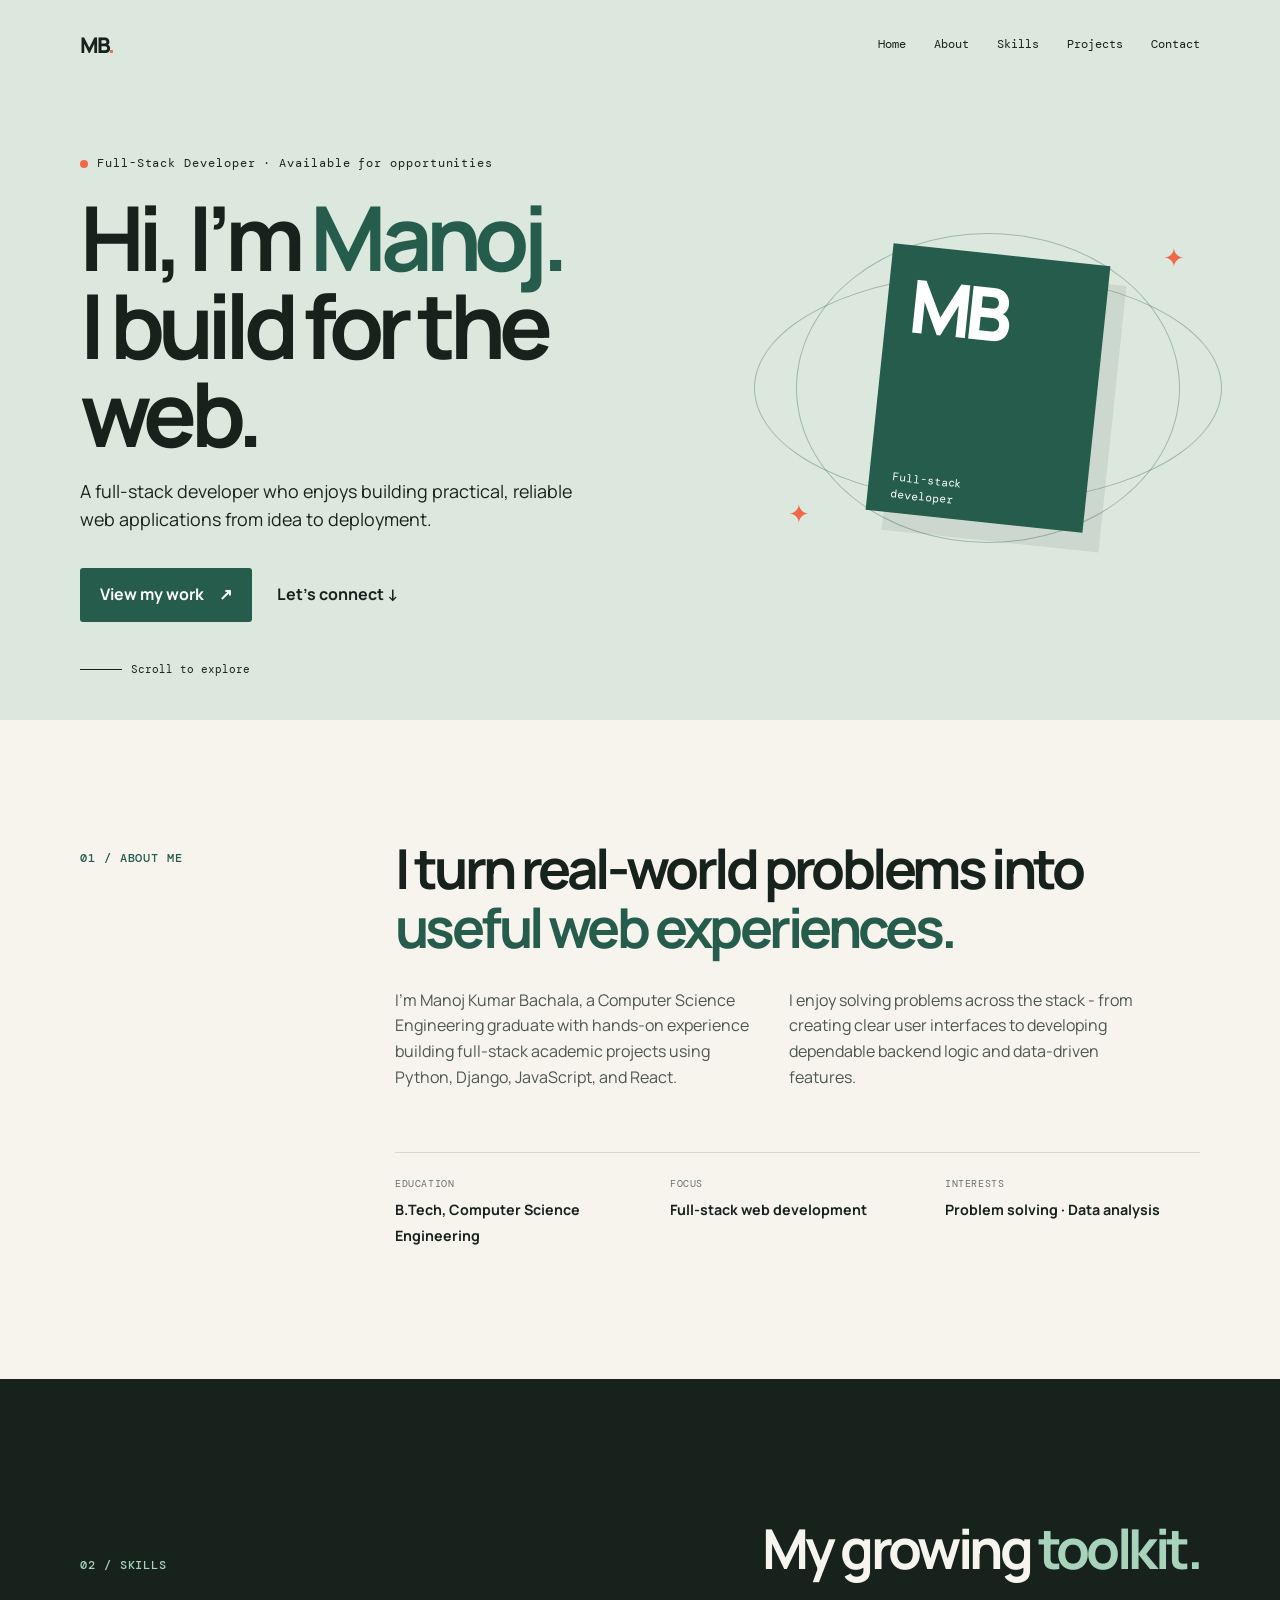
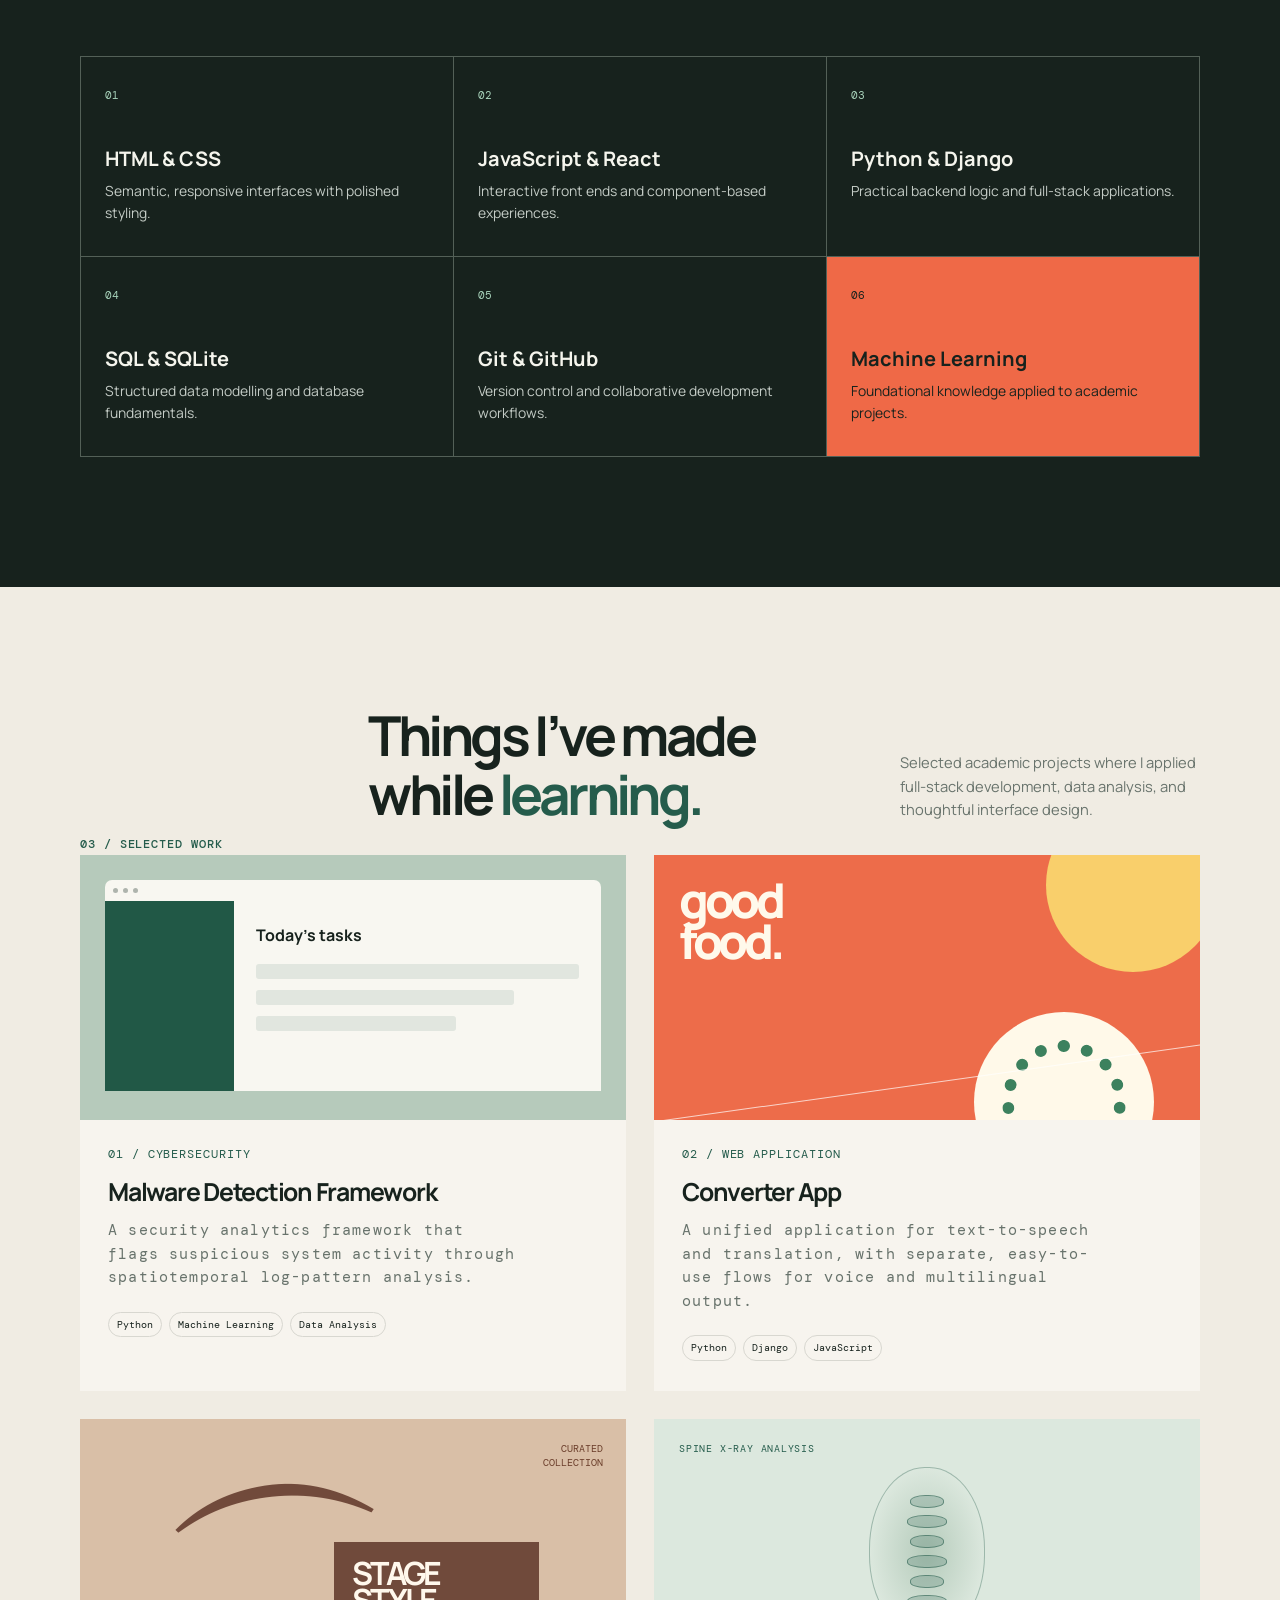
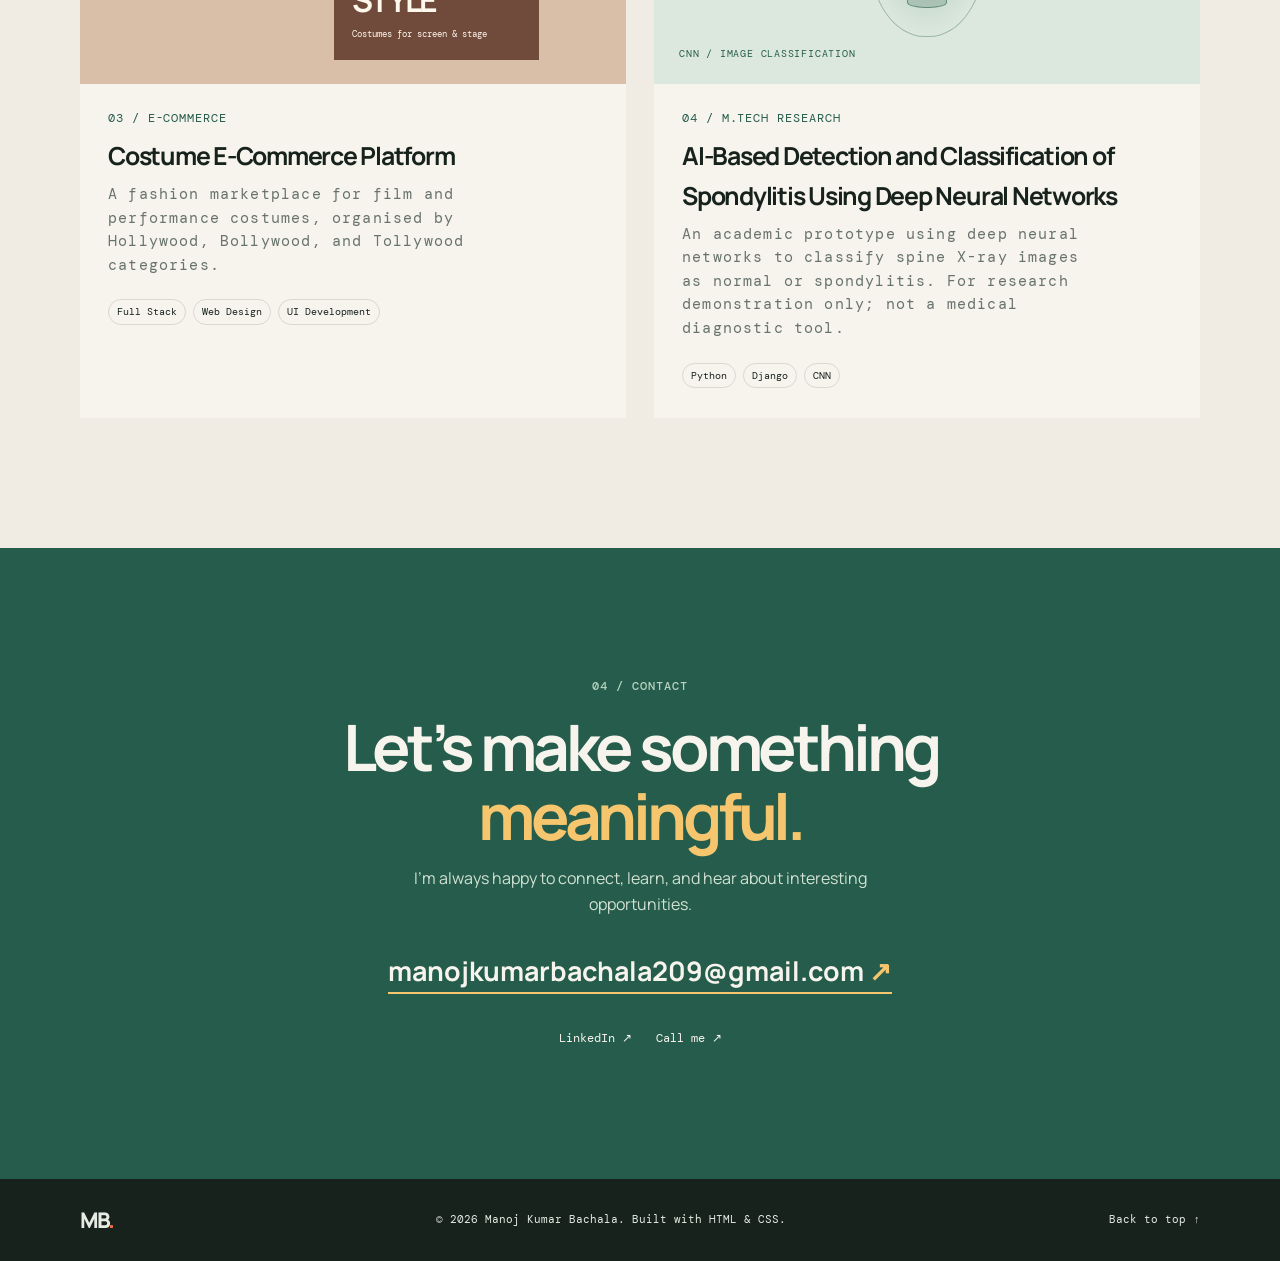
<file: index.html>
<!DOCTYPE html>
<html lang="en">
<head>
  <meta charset="UTF-8">
  <meta name="viewport" content="width=device-width, initial-scale=1.0">
  <meta name="description" content="Portfolio of Manoj Kumar Bachala, a full-stack developer.">
  <title>Manoj Kumar Bachala | Portfolio</title>
  <link rel="preconnect" href="https://fonts.googleapis.com">
  <link rel="preconnect" href="https://fonts.gstatic.com" crossorigin>
  <link href="https://fonts.googleapis.com/css2?family=DM+Mono:wght@400;500&family=Manrope:wght@400;500;600;700;800&display=swap" rel="stylesheet">
  <link rel="stylesheet" href="style.css">
</head>
<body>
  <a class="skip-link" href="#main-content">Skip to content</a>

  <header class="site-header">
    <div class="container nav-wrap">
      <a class="brand" href="#home" aria-label="Manoj Kumar Bachala home">MB<span>.</span></a>
      <nav aria-label="Primary navigation">
        <ul class="nav-links">
          <li><a href="#home">Home</a></li>
          <li><a href="#about">About</a></li>
          <li><a href="#skills">Skills</a></li>
          <li><a href="#projects">Projects</a></li>
          <li><a href="#contact">Contact</a></li>
        </ul>
      </nav>
    </div>
  </header>

  <main id="main-content">
    <section class="hero section" id="home">
      <div class="container hero-grid">
        <div class="hero-copy">
          <p class="eyebrow"><span></span> Full-Stack Developer · Available for opportunities</p>
          <h1>Hi, I’m <em>Manoj.</em><br>I build for the web.</h1>
          <p class="hero-intro">A full-stack developer who enjoys building practical, reliable web applications from idea to deployment.</p>
          <div class="hero-actions">
            <a class="button button-primary" href="#projects">View my work <span aria-hidden="true">↗</span></a>
            <a class="text-link" href="#contact">Let’s connect <span aria-hidden="true">↓</span></a>
          </div>
        </div>
        <div class="hero-art" aria-hidden="true">
          <div class="portrait-card">
            <div class="portrait-initials">MB</div>
            <p>Full-stack<br>developer</p>
          </div>
          <div class="orbit orbit-one"></div>
          <div class="orbit orbit-two"></div>
          <div class="spark spark-one">✦</div>
          <div class="spark spark-two">✦</div>
        </div>
      </div>
      <div class="container scroll-note"><span></span> Scroll to explore</div>
    </section>

    <section class="section about" id="about">
      <div class="container section-grid">
        <p class="section-label">01 / ABOUT ME</p>
        <div>
          <h2>I turn real-world problems into <em>useful web experiences.</em></h2>
          <div class="about-text">
            <p>I’m Manoj Kumar Bachala, a Computer Science Engineering graduate with hands-on experience building full-stack academic projects using Python, Django, JavaScript, and React.</p>
            <p>I enjoy solving problems across the stack - from creating clear user interfaces to developing dependable backend logic and data-driven features.</p>
          </div>
          <div class="facts">
            <div><span>EDUCATION</span><strong>B.Tech, Computer Science Engineering</strong></div>
            <div><span>FOCUS</span><strong>Full-stack web development</strong></div>
            <div><span>INTERESTS</span><strong>Problem solving · Data analysis</strong></div>
          </div>
        </div>
      </div>
    </section>

    <section class="section skills" id="skills">
      <div class="container">
        <div class="section-heading">
          <p class="section-label">02 / SKILLS</p>
          <h2>My growing <em>toolkit.</em></h2>
        </div>
        <div class="skills-grid">
          <article class="skill-card"><span class="skill-number">01</span><h3>HTML &amp; CSS</h3><p>Semantic, responsive interfaces with polished styling.</p></article>
          <article class="skill-card"><span class="skill-number">02</span><h3>JavaScript &amp; React</h3><p>Interactive front ends and component-based experiences.</p></article>
          <article class="skill-card"><span class="skill-number">03</span><h3>Python &amp; Django</h3><p>Practical backend logic and full-stack applications.</p></article>
          <article class="skill-card"><span class="skill-number">04</span><h3>SQL &amp; SQLite</h3><p>Structured data modelling and database fundamentals.</p></article>
          <article class="skill-card"><span class="skill-number">05</span><h3>Git &amp; GitHub</h3><p>Version control and collaborative development workflows.</p></article>
          <article class="skill-card accent-card"><span class="skill-number">06</span><h3>Machine Learning</h3><p>Foundational knowledge applied to academic projects.</p></article>
        </div>
      </div>
    </section>

    <section class="section projects" id="projects">
      <div class="container">
        <div class="section-heading projects-heading">
          <p class="section-label">03 / SELECTED WORK</p>
          <h2>Things I’ve made<br>while <em>learning.</em></h2>
          <p>Selected academic projects where I applied full-stack development, data analysis, and thoughtful interface design.</p>
        </div>
        <div class="projects-grid">
          <article class="project-card project-one">
            <div class="project-visual task-visual" aria-hidden="true">
              <div class="browser-bar"><i></i><i></i><i></i></div>
              <div class="task-layout"><div class="task-sidebar"></div><div class="task-content"><b>Today’s tasks</b><span></span><span></span><span></span></div></div>
            </div>
            <div class="project-info"><p>01 / CYBERSECURITY</p><h3>Malware Detection Framework</h3><p>A security analytics framework that flags suspicious system activity through spatiotemporal log-pattern analysis.</p><ul><li>Python</li><li>Machine Learning</li><li>Data Analysis</li></ul></div>
          </article>
          <article class="project-card project-two">
            <div class="project-visual recipe-visual" aria-hidden="true">
              <div class="recipe-sun"></div><div class="recipe-title">good<br>food.</div><div class="plate"><div></div></div><div class="recipe-line"></div>
            </div>
            <div class="project-info"><p>02 / WEB APPLICATION</p><h3>Converter App</h3><p>A unified application for text-to-speech and translation, with separate, easy-to-use flows for voice and multilingual output.</p><ul><li>Python</li><li>Django</li><li>JavaScript</li></ul></div>
          </article>
          <article class="project-card">
            <div class="project-visual commerce-visual" aria-hidden="true">
              <div class="commerce-badge">CURATED<br>COLLECTION</div><div class="commerce-hanger">⌒</div><div class="commerce-card"><b>STAGE<br>STYLE</b><span>Costumes for screen &amp; stage</span></div>
            </div>
            <div class="project-info"><p>03 / E-COMMERCE</p><h3>Costume E-Commerce Platform</h3><p>A fashion marketplace for film and performance costumes, organised by Hollywood, Bollywood, and Tollywood categories.</p><ul><li>Full Stack</li><li>Web Design</li><li>UI Development</li></ul></div>
          </article>
          <article class="project-card">
            <div class="project-visual spondylitis-visual" aria-hidden="true">
              <span class="scan-label">SPINE X-RAY ANALYSIS</span>
              <div class="scan-frame">
                <i></i><i></i><i></i><i></i><i></i><i></i>
              </div>
              <span class="scan-caption">CNN / IMAGE CLASSIFICATION</span>
            </div>
            <div class="project-info"><p>04 / M.TECH RESEARCH</p><h3>AI-Based Detection and Classification of Spondylitis Using Deep Neural Networks</h3><p>An academic prototype using deep neural networks to classify spine X-ray images as normal or spondylitis. For research demonstration only; not a medical diagnostic tool.</p><ul><li>Python</li><li>Django</li><li>CNN</li></ul></div>
          </article>
        </div>
      </div>
    </section>

    <section class="contact section" id="contact">
      <div class="container contact-inner">
        <p class="section-label">04 / CONTACT</p>
        <h2>Let’s make something<br><em>meaningful.</em></h2>
        <p>I’m always happy to connect, learn, and hear about interesting opportunities.</p>
        <a class="email-link" href="mailto:manojkumarbachala209@gmail.com">manojkumarbachala209@gmail.com <span aria-hidden="true">↗</span></a>
        <div class="contact-links"><a href="https://www.linkedin.com/in/manoj-kumar-bachala-20b44129b" target="_blank" rel="noopener noreferrer">LinkedIn ↗</a><a href="tel:+919502254619">Call me ↗</a></div>
      </div>
    </section>
  </main>

  <footer class="site-footer">
    <div class="container"><a class="brand" href="#home" aria-label="Back to top">MB<span>.</span></a><p>© 2026 Manoj Kumar Bachala. Built with HTML &amp; CSS.</p><a href="#home">Back to top ↑</a></div>
  </footer>
</body>
</html>
</file>
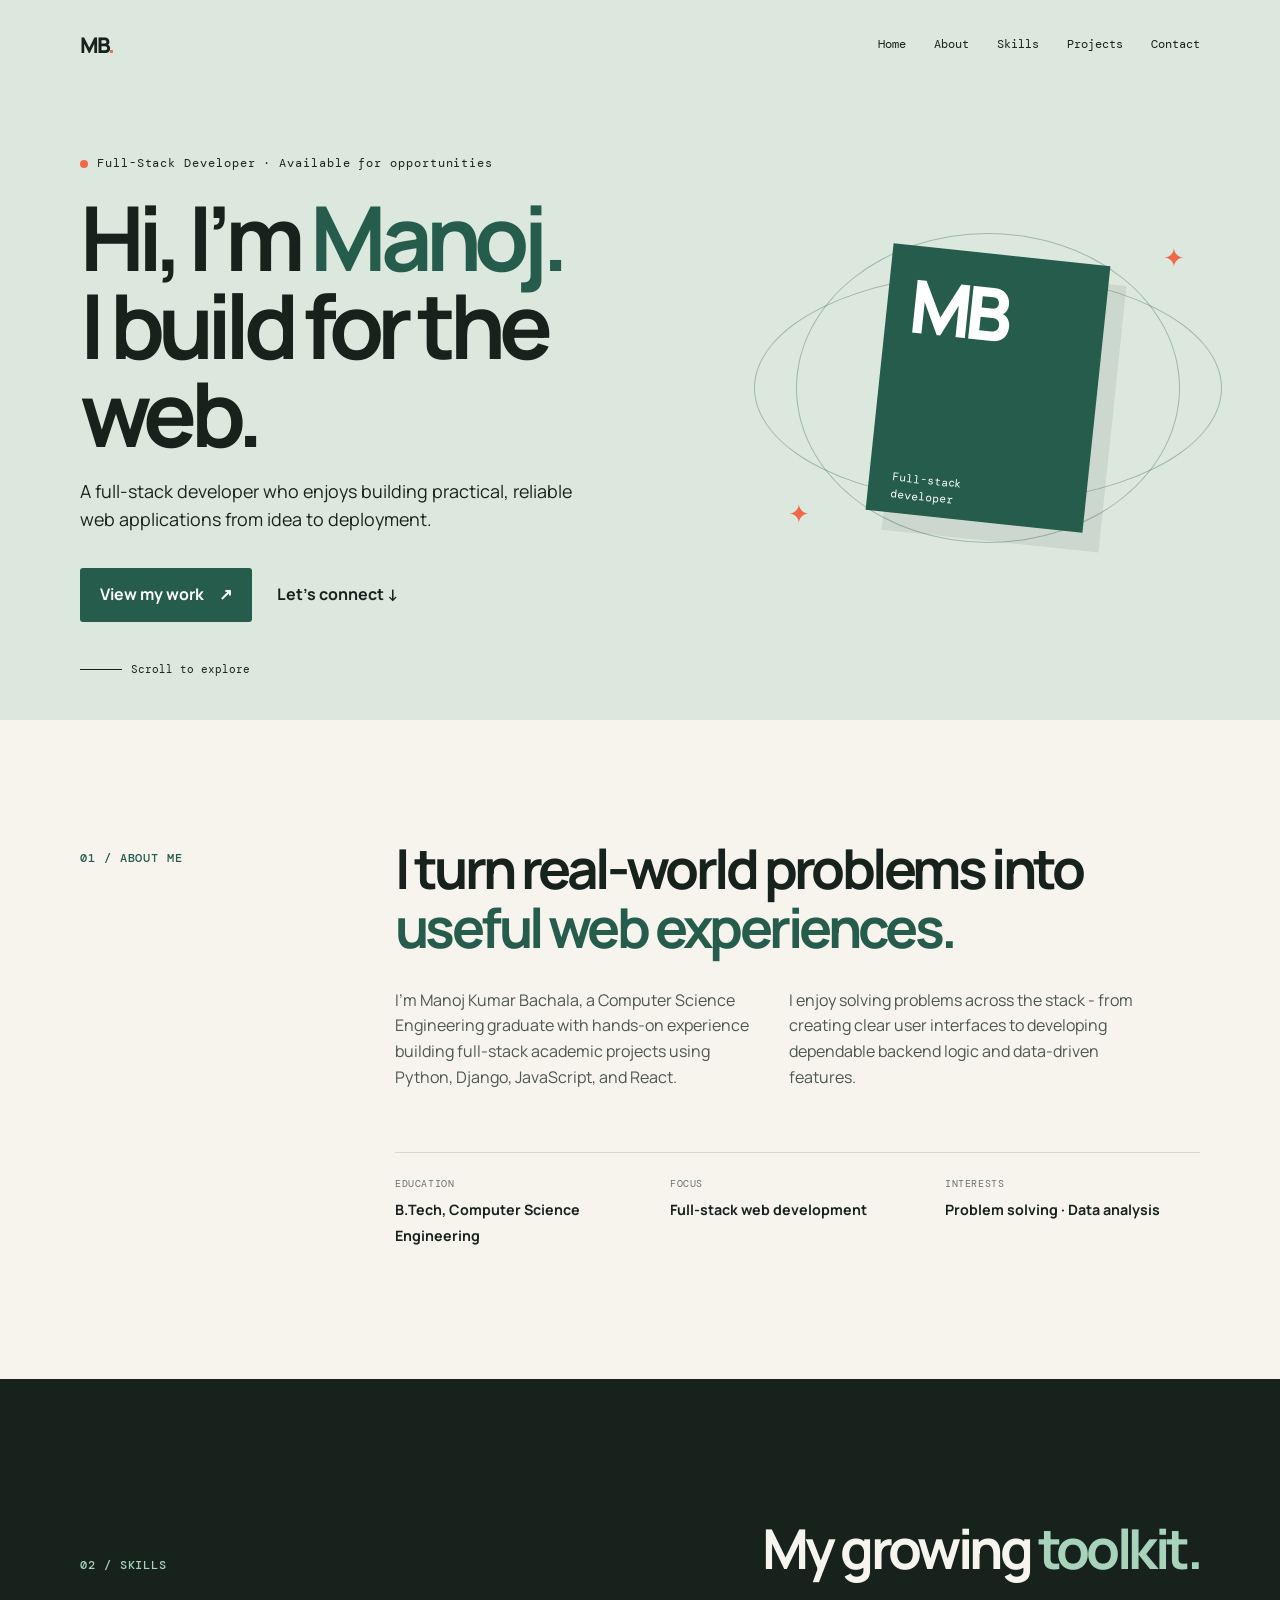
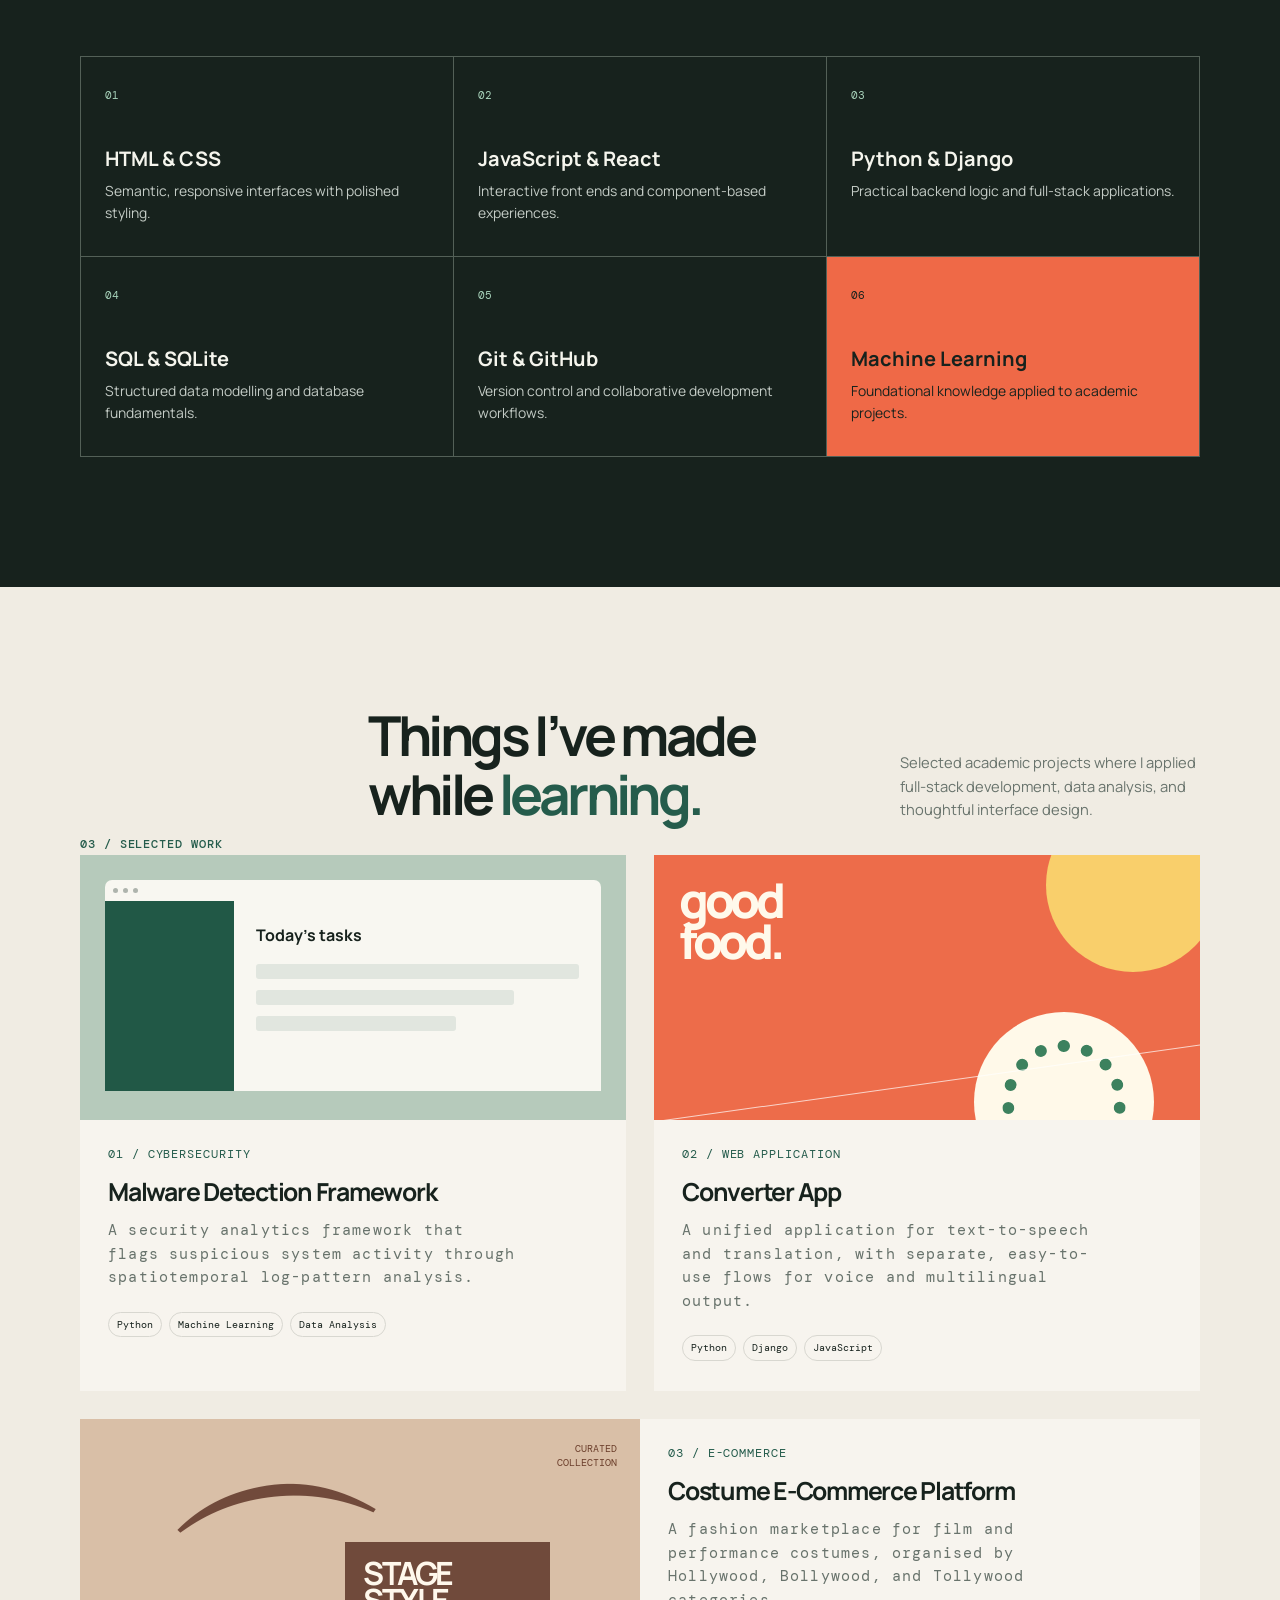
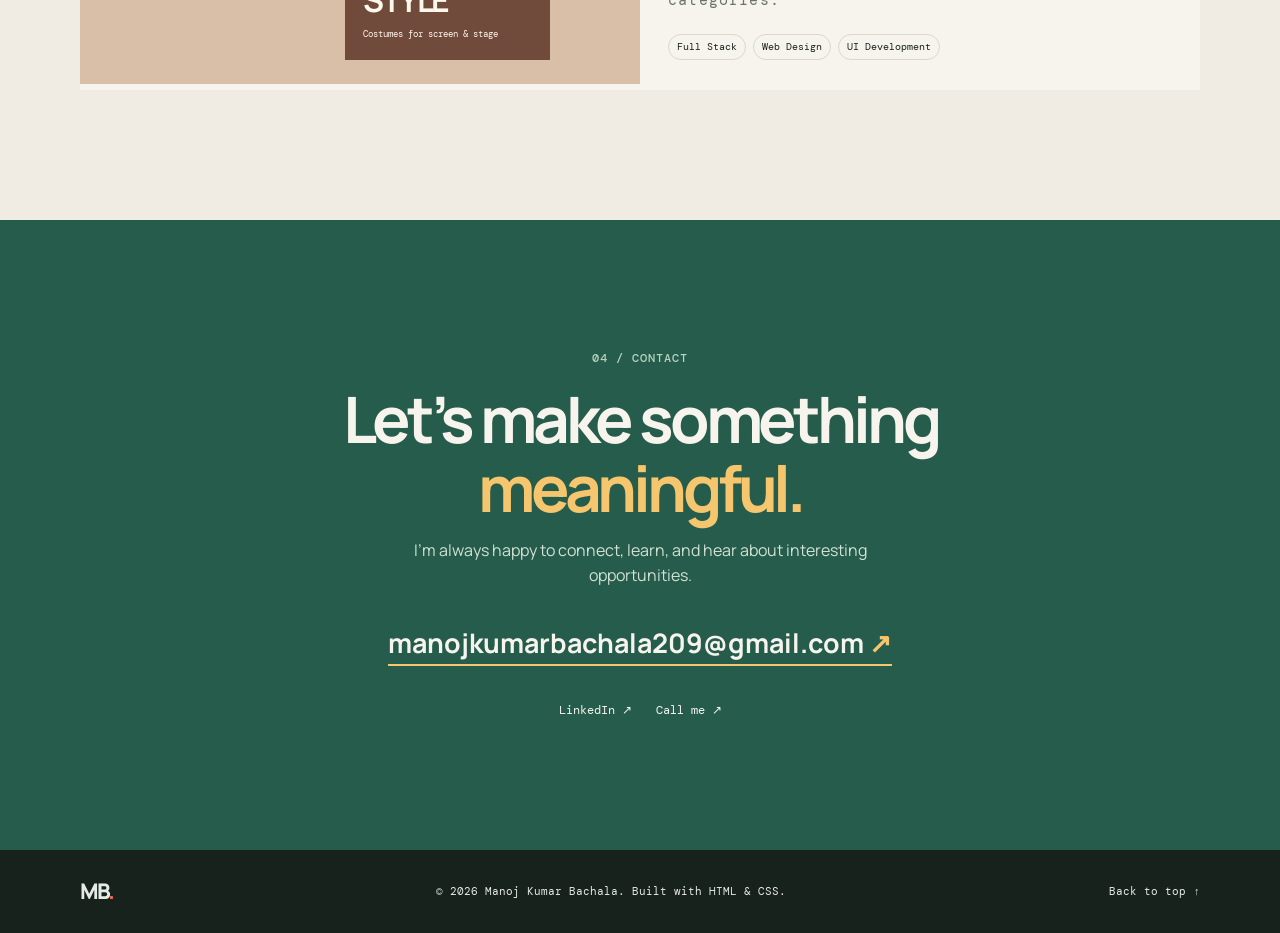
<file: OneDrive/Pictures/intern prohtmlcss/index.html>
<!DOCTYPE html>
<html lang="en">
<head>
  <meta charset="UTF-8">
  <meta name="viewport" content="width=device-width, initial-scale=1.0">
  <meta name="description" content="Portfolio of Manoj Kumar Bachala, a full-stack developer.">
  <title>Manoj Kumar Bachala | Portfolio</title>
  <link rel="preconnect" href="https://fonts.googleapis.com">
  <link rel="preconnect" href="https://fonts.gstatic.com" crossorigin>
  <link href="https://fonts.googleapis.com/css2?family=DM+Mono:wght@400;500&family=Manrope:wght@400;500;600;700;800&display=swap" rel="stylesheet">
  <link rel="stylesheet" href="style.css">
</head>
<body>
  <a class="skip-link" href="#main-content">Skip to content</a>

  <header class="site-header">
    <div class="container nav-wrap">
      <a class="brand" href="#home" aria-label="Manoj Kumar Bachala home">MB<span>.</span></a>
      <nav aria-label="Primary navigation">
        <ul class="nav-links">
          <li><a href="#home">Home</a></li>
          <li><a href="#about">About</a></li>
          <li><a href="#skills">Skills</a></li>
          <li><a href="#projects">Projects</a></li>
          <li><a href="#contact">Contact</a></li>
        </ul>
      </nav>
    </div>
  </header>

  <main id="main-content">
    <section class="hero section" id="home">
      <div class="container hero-grid">
        <div class="hero-copy">
          <p class="eyebrow"><span></span> Full-Stack Developer · Available for opportunities</p>
          <h1>Hi, I’m <em>Manoj.</em><br>I build for the web.</h1>
          <p class="hero-intro">A full-stack developer who enjoys building practical, reliable web applications from idea to deployment.</p>
          <div class="hero-actions">
            <a class="button button-primary" href="#projects">View my work <span aria-hidden="true">↗</span></a>
            <a class="text-link" href="#contact">Let’s connect <span aria-hidden="true">↓</span></a>
          </div>
        </div>
        <div class="hero-art" aria-hidden="true">
          <div class="portrait-card">
            <div class="portrait-initials">MB</div>
            <p>Full-stack<br>developer</p>
          </div>
          <div class="orbit orbit-one"></div>
          <div class="orbit orbit-two"></div>
          <div class="spark spark-one">✦</div>
          <div class="spark spark-two">✦</div>
        </div>
      </div>
      <div class="container scroll-note"><span></span> Scroll to explore</div>
    </section>

    <section class="section about" id="about">
      <div class="container section-grid">
        <p class="section-label">01 / ABOUT ME</p>
        <div>
          <h2>I turn real-world problems into <em>useful web experiences.</em></h2>
          <div class="about-text">
            <p>I’m Manoj Kumar Bachala, a Computer Science Engineering graduate with hands-on experience building full-stack academic projects using Python, Django, JavaScript, and React.</p>
            <p>I enjoy solving problems across the stack - from creating clear user interfaces to developing dependable backend logic and data-driven features.</p>
          </div>
          <div class="facts">
            <div><span>EDUCATION</span><strong>B.Tech, Computer Science Engineering</strong></div>
            <div><span>FOCUS</span><strong>Full-stack web development</strong></div>
            <div><span>INTERESTS</span><strong>Problem solving · Data analysis</strong></div>
          </div>
        </div>
      </div>
    </section>

    <section class="section skills" id="skills">
      <div class="container">
        <div class="section-heading">
          <p class="section-label">02 / SKILLS</p>
          <h2>My growing <em>toolkit.</em></h2>
        </div>
        <div class="skills-grid">
          <article class="skill-card"><span class="skill-number">01</span><h3>HTML &amp; CSS</h3><p>Semantic, responsive interfaces with polished styling.</p></article>
          <article class="skill-card"><span class="skill-number">02</span><h3>JavaScript &amp; React</h3><p>Interactive front ends and component-based experiences.</p></article>
          <article class="skill-card"><span class="skill-number">03</span><h3>Python &amp; Django</h3><p>Practical backend logic and full-stack applications.</p></article>
          <article class="skill-card"><span class="skill-number">04</span><h3>SQL &amp; SQLite</h3><p>Structured data modelling and database fundamentals.</p></article>
          <article class="skill-card"><span class="skill-number">05</span><h3>Git &amp; GitHub</h3><p>Version control and collaborative development workflows.</p></article>
          <article class="skill-card accent-card"><span class="skill-number">06</span><h3>Machine Learning</h3><p>Foundational knowledge applied to academic projects.</p></article>
        </div>
      </div>
    </section>

    <section class="section projects" id="projects">
      <div class="container">
        <div class="section-heading projects-heading">
          <p class="section-label">03 / SELECTED WORK</p>
          <h2>Things I’ve made<br>while <em>learning.</em></h2>
          <p>Selected academic projects where I applied full-stack development, data analysis, and thoughtful interface design.</p>
        </div>
        <div class="projects-grid">
          <article class="project-card project-one">
            <div class="project-visual task-visual" aria-hidden="true">
              <div class="browser-bar"><i></i><i></i><i></i></div>
              <div class="task-layout"><div class="task-sidebar"></div><div class="task-content"><b>Today’s tasks</b><span></span><span></span><span></span></div></div>
            </div>
            <div class="project-info"><p>01 / CYBERSECURITY</p><h3>Malware Detection Framework</h3><p>A security analytics framework that flags suspicious system activity through spatiotemporal log-pattern analysis.</p><ul><li>Python</li><li>Machine Learning</li><li>Data Analysis</li></ul></div>
          </article>
          <article class="project-card project-two">
            <div class="project-visual recipe-visual" aria-hidden="true">
              <div class="recipe-sun"></div><div class="recipe-title">good<br>food.</div><div class="plate"><div></div></div><div class="recipe-line"></div>
            </div>
            <div class="project-info"><p>02 / WEB APPLICATION</p><h3>Converter App</h3><p>A unified application for text-to-speech and translation, with separate, easy-to-use flows for voice and multilingual output.</p><ul><li>Python</li><li>Django</li><li>JavaScript</li></ul></div>
          </article>
          <article class="project-card project-three">
            <div class="project-visual commerce-visual" aria-hidden="true">
              <div class="commerce-badge">CURATED<br>COLLECTION</div><div class="commerce-hanger">⌒</div><div class="commerce-card"><b>STAGE<br>STYLE</b><span>Costumes for screen &amp; stage</span></div>
            </div>
            <div class="project-info"><p>03 / E-COMMERCE</p><h3>Costume E-Commerce Platform</h3><p>A fashion marketplace for film and performance costumes, organised by Hollywood, Bollywood, and Tollywood categories.</p><ul><li>Full Stack</li><li>Web Design</li><li>UI Development</li></ul></div>
          </article>
        </div>
      </div>
    </section>

    <section class="contact section" id="contact">
      <div class="container contact-inner">
        <p class="section-label">04 / CONTACT</p>
        <h2>Let’s make something<br><em>meaningful.</em></h2>
        <p>I’m always happy to connect, learn, and hear about interesting opportunities.</p>
        <a class="email-link" href="mailto:manojkumarbachala209@gmail.com">manojkumarbachala209@gmail.com <span aria-hidden="true">↗</span></a>
        <div class="contact-links"><a href="https://www.linkedin.com/in/manoj-kumar-bachala-20b44129b" target="_blank" rel="noopener noreferrer">LinkedIn ↗</a><a href="tel:+919502254619">Call me ↗</a></div>
      </div>
    </section>
  </main>

  <footer class="site-footer">
    <div class="container"><a class="brand" href="#home" aria-label="Back to top">MB<span>.</span></a><p>© 2026 Manoj Kumar Bachala. Built with HTML &amp; CSS.</p><a href="#home">Back to top ↑</a></div>
  </footer>
</body>
</html>
</file>
<file: style.css>
:root { --ink: #17221d; --paper: #f7f4ee; --sage: #dce8de; --green: #255c4c; --orange: #ef6947; --muted: #68736c; --line: #d8d7d0; --display: "Manrope", Arial, sans-serif; --mono: "DM Mono", monospace; }
* { box-sizing: border-box; }
html { scroll-behavior: smooth; }
body { margin: 0; color: var(--ink); background: var(--paper); font-family: var(--display); font-size: 16px; line-height: 1.6; }
a { color: inherit; text-decoration: none; }
.container { width: min(1120px, calc(100% - 48px)); margin: 0 auto; }
.section { padding: 130px 0; }
.skip-link { position: absolute; left: 12px; top: -60px; z-index: 10; padding: 9px 14px; color: #fff; background: var(--green); border-radius: 4px; }.skip-link:focus { top: 12px; }
.site-header { position: absolute; inset: 0 0 auto; z-index: 2; padding: 28px 0; }.nav-wrap, .site-footer .container { display: flex; justify-content: space-between; align-items: center; }.brand { font-size: 1.35rem; font-weight: 800; letter-spacing: -0.1em; }.brand span { color: var(--orange); }.nav-links { display: flex; gap: 28px; padding: 0; margin: 0; list-style: none; font-family: var(--mono); font-size: .72rem; }.nav-links a { padding: 7px 0; border-bottom: 1px solid transparent; }.nav-links a:hover, .nav-links a:focus-visible { border-color: var(--ink); }
.hero { min-height: 720px; display: flex; flex-direction: column; justify-content: center; padding-top: 155px; padding-bottom: 42px; background: var(--sage); overflow: hidden; }.hero-grid { display: grid; grid-template-columns: 1.2fr .8fr; gap: 60px; align-items: center; }.eyebrow, .section-label, .project-info > p { margin: 0; font-family: var(--mono); font-size: .72rem; letter-spacing: .08em; }.eyebrow { display: flex; gap: 9px; align-items: center; }.eyebrow span { width: 8px; height: 8px; border-radius: 100%; background: var(--orange); }.hero h1 { max-width: 760px; margin: 20px 0; font-size: clamp(3.4rem, 7vw, 6.5rem); line-height: .98; letter-spacing: -.075em; }.hero h1 em, h2 em { color: var(--green); font-style: normal; }.hero-intro { max-width: 495px; font-size: 1.12rem; }.hero-actions { display: flex; gap: 25px; align-items: center; margin-top: 34px; }.button { display: inline-flex; gap: 15px; align-items: center; padding: 14px 20px; font-weight: 700; border-radius: 3px; }.button-primary { color: #fff; background: var(--green); }.button-primary:hover, .button-primary:focus-visible { background: #174338; }.text-link { font-weight: 700; }.text-link:hover, .text-link:focus-visible { color: var(--green); }.hero-art { position: relative; min-height: 330px; }.portrait-card { position: absolute; left: 50%; top: 50%; z-index: 1; width: 218px; height: 268px; padding: 23px; color: #fff; background: var(--green); transform: translate(-50%, -50%) rotate(6deg); box-shadow: 18px 18px 0 rgba(23, 34, 29, .08); }.portrait-initials { font-size: 4.6rem; font-weight: 800; line-height: 1; letter-spacing: -.1em; }.portrait-card p { position: absolute; bottom: 10px; margin: 0; font-family: var(--mono); font-size: .7rem; line-height: 1.5; }.orbit { position: absolute; border: 1px solid rgba(37, 92, 76, .34); border-radius: 50%; }.orbit-one { inset: 10px 20px; }.orbit-two { inset: 50px -22px; }.spark { position: absolute; color: var(--orange); font-size: 1.6rem; }.spark-one { top: 15px; right: 15px; }.spark-two { left: 12px; bottom: 18px; }.scroll-note { display: flex; gap: 9px; align-items: center; margin-top: auto; font-family: var(--mono); font-size: .68rem; }.scroll-note span { display: inline-block; width: 42px; height: 1px; background: var(--ink); }
.section-grid { display: grid; grid-template-columns: 25% 1fr; gap: 35px; }.section-label { color: var(--green); font-weight: 500; }.section h2 { max-width: 760px; margin: -11px 0 30px; font-size: clamp(2.3rem, 4.3vw, 4.2rem); line-height: 1.08; letter-spacing: -.065em; }.about-text { display: grid; grid-template-columns: 1fr 1fr; gap: 38px; max-width: 750px; color: #4c574f; }.about-text p { margin: 0; }.facts { display: grid; grid-template-columns: repeat(3, 1fr); gap: 20px; margin-top: 62px; padding-top: 23px; border-top: 1px solid var(--line); }.facts span { display: block; margin-bottom: 5px; color: var(--muted); font-family: var(--mono); font-size: .63rem; letter-spacing: .06em; }.facts strong { font-size: .89rem; line-height: 1.3; }
.skills { background: var(--ink); color: #f5f5ed; }.skills .section-label { color: #a8d3bb; }.skills h2 { margin-top: 10px; }.skills h2 em { color: #a8d3bb; }.section-heading { display: flex; align-items: baseline; justify-content: space-between; }.skills-grid { display: grid; grid-template-columns: repeat(3, 1fr); margin-top: 48px; border-top: 1px solid #536057; border-left: 1px solid #536057; }.skill-card { min-height: 200px; padding: 24px; border-right: 1px solid #536057; border-bottom: 1px solid #536057; transition: background .2s ease; }.skill-card:hover { background: #23342a; }.skill-number { color: #a8d3bb; font-family: var(--mono); font-size: .7rem; }.skill-card h3 { margin: 36px 0 5px; font-size: 1.25rem; }.skill-card p { margin: 0; color: #c4ccc6; font-size: .87rem; }.accent-card { background: var(--orange); color: var(--ink); }.accent-card:hover { background: #f47a5b; }.accent-card .skill-number, .accent-card p { color: var(--ink); }
.projects { background: #f0ece3; }.projects-heading { align-items: end; }.projects-heading > p:last-child { max-width: 300px; margin: 0 0 33px; color: var(--muted); font-size: .92rem; }.projects-grid { display: grid; grid-template-columns: 1fr 1fr; gap: 28px; }.project-card { background: var(--paper); }.project-visual { height: 265px; padding: 25px; overflow: hidden; }.task-visual { background: #b6cabb; }.browser-bar { display: flex; gap: 5px; align-items: center; height: 21px; padding: 0 8px; background: #f8f7f1; border-radius: 7px 7px 0 0; }.browser-bar i { width: 5px; height: 5px; background: #aeb4ad; border-radius: 50%; }.task-layout { display: flex; height: 190px; background: #f8f7f1; }.task-sidebar { width: 26%; background: #215846; }.task-content { flex: 1; padding: 22px; }.task-content b { display: block; margin-bottom: 16px; font-size: 1rem; }.task-content span { display: block; height: 15px; margin-bottom: 11px; border-radius: 3px; background: #e1e6df; }.task-content span:nth-child(3) { width: 80%; }.task-content span:nth-child(4) { width: 62%; }.recipe-visual { position: relative; background: #ed6c4a; }.recipe-title { position: relative; z-index: 1; color: #fff9eb; font-size: 3rem; font-weight: 800; line-height: .85; letter-spacing: -.09em; }.recipe-sun { position: absolute; top: -57px; right: -20px; width: 174px; height: 174px; border-radius: 50%; background: #f9cf6b; }.plate { position: absolute; right: 46px; bottom: -72px; width: 180px; height: 180px; padding: 28px; border-radius: 50%; background: #fff9e9; }.plate div { width: 100%; height: 100%; border: 12px dotted #3c815e; border-radius: 50%; }.recipe-line { position: absolute; width: 120%; bottom: 36px; left: -10%; height: 1px; background: rgba(255,255,255,.7); transform: rotate(-8deg); }.project-info { padding: 26px 28px 30px; }.project-info > p:first-child { color: var(--green); }.project-info h3 { margin: 8px 0 7px; font-size: 1.55rem; letter-spacing: -.05em; }.project-info > p:nth-child(3) { max-width: 410px; margin: 0; color: var(--muted); font-size: .92rem; }.project-info ul { display: flex; gap: 7px; padding: 0; margin: 22px 0 0; list-style: none; }.project-info li { padding: 4px 8px; border: 1px solid var(--line); border-radius: 20px; font-family: var(--mono); font-size: .62rem; }
.contact { color: #f7f4ee; background: var(--green); text-align: center; }.contact .section-label { color: #b8d3bf; }.contact h2 { max-width: none; margin: 15px 0 16px; font-size: clamp(2.8rem, 5vw, 4.8rem); }.contact h2 em { color: #f6c66e; }.contact-inner > p:not(.section-label) { max-width: 480px; margin: 0 auto 32px; color: #d2e2d4; }.email-link { display: inline-block; font-size: clamp(1.15rem, 2.1vw, 1.7rem); font-weight: 700; border-bottom: 2px solid #f6c66e; }.email-link span { color: #f6c66e; }.email-link:hover, .email-link:focus-visible { color: #f6c66e; }.contact-links { display: flex; justify-content: center; gap: 24px; margin-top: 36px; font-family: var(--mono); font-size: .72rem; }.contact-links a:hover, .contact-links a:focus-visible { color: #f6c66e; }.site-footer { padding: 24px 0; background: var(--ink); color: #e6ece5; }.site-footer p, .site-footer a:last-child { margin: 0; font-family: var(--mono); font-size: .68rem; }.site-footer a:last-child:hover, .site-footer a:last-child:focus-visible { color: #a8d3bb; }
a:focus-visible, button:focus-visible { outline: 3px solid var(--orange); outline-offset: 4px; }
@media (max-width: 760px) { .container { width: min(100% - 36px, 560px); }.site-header { padding: 20px 0; }.nav-links { gap: 13px; font-size: .61rem; }.hero { min-height: 735px; padding-top: 130px; }.hero-grid { grid-template-columns: 1fr; gap: 16px; }.hero h1 { font-size: clamp(3.25rem, 15vw, 4.7rem); }.hero-art { min-height: 210px; }.portrait-card { width: 142px; height: 172px; padding: 16px; }.portrait-initials { font-size: 3.2rem; }.portrait-card p { font-size: .54rem; }.orbit-one { inset: 5px 50px; }.orbit-two { inset: 28px 10px; }.section { padding: 82px 0; }.section-grid { grid-template-columns: 1fr; gap: 32px; }.section h2 { margin-top: 0; }.about-text, .facts { grid-template-columns: 1fr; gap: 20px; }.facts { gap: 18px; margin-top: 40px; }.section-heading, .projects-heading { display: block; }.skills-grid { grid-template-columns: 1fr 1fr; margin-top: 30px; }.skill-card { min-height: 170px; padding: 18px; }.skill-card h3 { margin-top: 28px; }.projects-heading > p:last-child { margin: 0 0 28px; }.projects-grid { grid-template-columns: 1fr; gap: 22px; }.project-visual { height: 225px; }.contact { text-align: left; }.contact-links { justify-content: flex-start; }.site-footer .container { align-items: flex-start; gap: 12px; flex-direction: column; }.site-footer { padding: 24px 0; } }
@media (max-width: 390px) { .nav-links { gap: 9px; font-size: .56rem; }.hero-actions { gap: 16px; }.button { padding: 12px 14px; }.skills-grid { grid-template-columns: 1fr; } }
.commerce-visual { position: relative; background: #d9bfa7; }.commerce-badge { position: absolute; top: 23px; right: 23px; color: #6b3e2b; font-family: var(--mono); font-size: .62rem; line-height: 1.4; text-align: right; }.commerce-hanger { position: absolute; bottom: -22px; left: 15%; color: #714a3b; font-size: 15rem; line-height: 1; transform: rotate(-6deg); }.commerce-card { position: absolute; right: 16%; bottom: 24px; width: 205px; padding: 18px; color: #fff8ec; background: #704a3b; }.commerce-card b { display: block; font-size: 2rem; line-height: .83; letter-spacing: -.08em; }.commerce-card span { display: block; margin-top: 14px; font-family: var(--mono); font-size: .57rem; }
.spondylitis-visual { position: relative; display: grid; place-items: center; color: var(--green); background: #dce8de; }.scan-label, .scan-caption { position: absolute; left: 25px; font-family: var(--mono); font-size: .62rem; letter-spacing: .08em; }.scan-label { top: 22px; }.scan-caption { bottom: 22px; }.scan-frame { display: flex; width: 116px; height: 170px; flex-direction: column; align-items: center; justify-content: center; gap: 7px; border: 1px solid rgba(37, 92, 76, .35); border-radius: 48%; background: radial-gradient(ellipse, #b5cbbb 0, #dce8de 72%); }.scan-frame i { display: block; width: 40px; height: 13px; border: 1px solid rgba(37, 92, 76, .55); border-radius: 45%; background: rgba(37, 92, 76, .2); }.scan-frame i:nth-child(odd) { width: 34px; }
</file>
<file: OneDrive/Pictures/intern prohtmlcss/style.css>
:root { --ink: #17221d; --paper: #f7f4ee; --sage: #dce8de; --green: #255c4c; --orange: #ef6947; --muted: #68736c; --line: #d8d7d0; --display: "Manrope", Arial, sans-serif; --mono: "DM Mono", monospace; }
* { box-sizing: border-box; }
html { scroll-behavior: smooth; }
body { margin: 0; color: var(--ink); background: var(--paper); font-family: var(--display); font-size: 16px; line-height: 1.6; }
a { color: inherit; text-decoration: none; }
.container { width: min(1120px, calc(100% - 48px)); margin: 0 auto; }
.section { padding: 130px 0; }
.skip-link { position: absolute; left: 12px; top: -60px; z-index: 10; padding: 9px 14px; color: #fff; background: var(--green); border-radius: 4px; }.skip-link:focus { top: 12px; }
.site-header { position: absolute; inset: 0 0 auto; z-index: 2; padding: 28px 0; }.nav-wrap, .site-footer .container { display: flex; justify-content: space-between; align-items: center; }.brand { font-size: 1.35rem; font-weight: 800; letter-spacing: -0.1em; }.brand span { color: var(--orange); }.nav-links { display: flex; gap: 28px; padding: 0; margin: 0; list-style: none; font-family: var(--mono); font-size: .72rem; }.nav-links a { padding: 7px 0; border-bottom: 1px solid transparent; }.nav-links a:hover, .nav-links a:focus-visible { border-color: var(--ink); }
.hero { min-height: 720px; display: flex; flex-direction: column; justify-content: center; padding-top: 155px; padding-bottom: 42px; background: var(--sage); overflow: hidden; }.hero-grid { display: grid; grid-template-columns: 1.2fr .8fr; gap: 60px; align-items: center; }.eyebrow, .section-label, .project-info > p { margin: 0; font-family: var(--mono); font-size: .72rem; letter-spacing: .08em; }.eyebrow { display: flex; gap: 9px; align-items: center; }.eyebrow span { width: 8px; height: 8px; border-radius: 100%; background: var(--orange); }.hero h1 { max-width: 760px; margin: 20px 0; font-size: clamp(3.4rem, 7vw, 6.5rem); line-height: .98; letter-spacing: -.075em; }.hero h1 em, h2 em { color: var(--green); font-style: normal; }.hero-intro { max-width: 495px; font-size: 1.12rem; }.hero-actions { display: flex; gap: 25px; align-items: center; margin-top: 34px; }.button { display: inline-flex; gap: 15px; align-items: center; padding: 14px 20px; font-weight: 700; border-radius: 3px; }.button-primary { color: #fff; background: var(--green); }.button-primary:hover, .button-primary:focus-visible { background: #174338; }.text-link { font-weight: 700; }.text-link:hover, .text-link:focus-visible { color: var(--green); }.hero-art { position: relative; min-height: 330px; }.portrait-card { position: absolute; left: 50%; top: 50%; z-index: 1; width: 218px; height: 268px; padding: 23px; color: #fff; background: var(--green); transform: translate(-50%, -50%) rotate(6deg); box-shadow: 18px 18px 0 rgba(23, 34, 29, .08); }.portrait-initials { font-size: 4.6rem; font-weight: 800; line-height: 1; letter-spacing: -.1em; }.portrait-card p { position: absolute; bottom: 10px; margin: 0; font-family: var(--mono); font-size: .7rem; line-height: 1.5; }.orbit { position: absolute; border: 1px solid rgba(37, 92, 76, .34); border-radius: 50%; }.orbit-one { inset: 10px 20px; }.orbit-two { inset: 50px -22px; }.spark { position: absolute; color: var(--orange); font-size: 1.6rem; }.spark-one { top: 15px; right: 15px; }.spark-two { left: 12px; bottom: 18px; }.scroll-note { display: flex; gap: 9px; align-items: center; margin-top: auto; font-family: var(--mono); font-size: .68rem; }.scroll-note span { display: inline-block; width: 42px; height: 1px; background: var(--ink); }
.section-grid { display: grid; grid-template-columns: 25% 1fr; gap: 35px; }.section-label { color: var(--green); font-weight: 500; }.section h2 { max-width: 760px; margin: -11px 0 30px; font-size: clamp(2.3rem, 4.3vw, 4.2rem); line-height: 1.08; letter-spacing: -.065em; }.about-text { display: grid; grid-template-columns: 1fr 1fr; gap: 38px; max-width: 750px; color: #4c574f; }.about-text p { margin: 0; }.facts { display: grid; grid-template-columns: repeat(3, 1fr); gap: 20px; margin-top: 62px; padding-top: 23px; border-top: 1px solid var(--line); }.facts span { display: block; margin-bottom: 5px; color: var(--muted); font-family: var(--mono); font-size: .63rem; letter-spacing: .06em; }.facts strong { font-size: .89rem; line-height: 1.3; }
.skills { background: var(--ink); color: #f5f5ed; }.skills .section-label { color: #a8d3bb; }.skills h2 { margin-top: 10px; }.skills h2 em { color: #a8d3bb; }.section-heading { display: flex; align-items: baseline; justify-content: space-between; }.skills-grid { display: grid; grid-template-columns: repeat(3, 1fr); margin-top: 48px; border-top: 1px solid #536057; border-left: 1px solid #536057; }.skill-card { min-height: 200px; padding: 24px; border-right: 1px solid #536057; border-bottom: 1px solid #536057; transition: background .2s ease; }.skill-card:hover { background: #23342a; }.skill-number { color: #a8d3bb; font-family: var(--mono); font-size: .7rem; }.skill-card h3 { margin: 36px 0 5px; font-size: 1.25rem; }.skill-card p { margin: 0; color: #c4ccc6; font-size: .87rem; }.accent-card { background: var(--orange); color: var(--ink); }.accent-card:hover { background: #f47a5b; }.accent-card .skill-number, .accent-card p { color: var(--ink); }
.projects { background: #f0ece3; }.projects-heading { align-items: end; }.projects-heading > p:last-child { max-width: 300px; margin: 0 0 33px; color: var(--muted); font-size: .92rem; }.projects-grid { display: grid; grid-template-columns: 1fr 1fr; gap: 28px; }.project-card { background: var(--paper); }.project-visual { height: 265px; padding: 25px; overflow: hidden; }.task-visual { background: #b6cabb; }.browser-bar { display: flex; gap: 5px; align-items: center; height: 21px; padding: 0 8px; background: #f8f7f1; border-radius: 7px 7px 0 0; }.browser-bar i { width: 5px; height: 5px; background: #aeb4ad; border-radius: 50%; }.task-layout { display: flex; height: 190px; background: #f8f7f1; }.task-sidebar { width: 26%; background: #215846; }.task-content { flex: 1; padding: 22px; }.task-content b { display: block; margin-bottom: 16px; font-size: 1rem; }.task-content span { display: block; height: 15px; margin-bottom: 11px; border-radius: 3px; background: #e1e6df; }.task-content span:nth-child(3) { width: 80%; }.task-content span:nth-child(4) { width: 62%; }.recipe-visual { position: relative; background: #ed6c4a; }.recipe-title { position: relative; z-index: 1; color: #fff9eb; font-size: 3rem; font-weight: 800; line-height: .85; letter-spacing: -.09em; }.recipe-sun { position: absolute; top: -57px; right: -20px; width: 174px; height: 174px; border-radius: 50%; background: #f9cf6b; }.plate { position: absolute; right: 46px; bottom: -72px; width: 180px; height: 180px; padding: 28px; border-radius: 50%; background: #fff9e9; }.plate div { width: 100%; height: 100%; border: 12px dotted #3c815e; border-radius: 50%; }.recipe-line { position: absolute; width: 120%; bottom: 36px; left: -10%; height: 1px; background: rgba(255,255,255,.7); transform: rotate(-8deg); }.project-info { padding: 26px 28px 30px; }.project-info > p:first-child { color: var(--green); }.project-info h3 { margin: 8px 0 7px; font-size: 1.55rem; letter-spacing: -.05em; }.project-info > p:nth-child(3) { max-width: 410px; margin: 0; color: var(--muted); font-size: .92rem; }.project-info ul { display: flex; gap: 7px; padding: 0; margin: 22px 0 0; list-style: none; }.project-info li { padding: 4px 8px; border: 1px solid var(--line); border-radius: 20px; font-family: var(--mono); font-size: .62rem; }
.contact { color: #f7f4ee; background: var(--green); text-align: center; }.contact .section-label { color: #b8d3bf; }.contact h2 { max-width: none; margin: 15px 0 16px; font-size: clamp(2.8rem, 5vw, 4.8rem); }.contact h2 em { color: #f6c66e; }.contact-inner > p:not(.section-label) { max-width: 480px; margin: 0 auto 32px; color: #d2e2d4; }.email-link { display: inline-block; font-size: clamp(1.15rem, 2.1vw, 1.7rem); font-weight: 700; border-bottom: 2px solid #f6c66e; }.email-link span { color: #f6c66e; }.email-link:hover, .email-link:focus-visible { color: #f6c66e; }.contact-links { display: flex; justify-content: center; gap: 24px; margin-top: 36px; font-family: var(--mono); font-size: .72rem; }.contact-links a:hover, .contact-links a:focus-visible { color: #f6c66e; }.site-footer { padding: 24px 0; background: var(--ink); color: #e6ece5; }.site-footer p, .site-footer a:last-child { margin: 0; font-family: var(--mono); font-size: .68rem; }.site-footer a:last-child:hover, .site-footer a:last-child:focus-visible { color: #a8d3bb; }
a:focus-visible, button:focus-visible { outline: 3px solid var(--orange); outline-offset: 4px; }
@media (max-width: 760px) { .container { width: min(100% - 36px, 560px); }.site-header { padding: 20px 0; }.nav-links { gap: 13px; font-size: .61rem; }.hero { min-height: 735px; padding-top: 130px; }.hero-grid { grid-template-columns: 1fr; gap: 16px; }.hero h1 { font-size: clamp(3.25rem, 15vw, 4.7rem); }.hero-art { min-height: 210px; }.portrait-card { width: 142px; height: 172px; padding: 16px; }.portrait-initials { font-size: 3.2rem; }.portrait-card p { font-size: .54rem; }.orbit-one { inset: 5px 50px; }.orbit-two { inset: 28px 10px; }.section { padding: 82px 0; }.section-grid { grid-template-columns: 1fr; gap: 32px; }.section h2 { margin-top: 0; }.about-text, .facts { grid-template-columns: 1fr; gap: 20px; }.facts { gap: 18px; margin-top: 40px; }.section-heading, .projects-heading { display: block; }.skills-grid { grid-template-columns: 1fr 1fr; margin-top: 30px; }.skill-card { min-height: 170px; padding: 18px; }.skill-card h3 { margin-top: 28px; }.projects-heading > p:last-child { margin: 0 0 28px; }.projects-grid { grid-template-columns: 1fr; gap: 22px; }.project-visual { height: 225px; }.contact { text-align: left; }.contact-links { justify-content: flex-start; }.site-footer .container { align-items: flex-start; gap: 12px; flex-direction: column; }.site-footer { padding: 24px 0; } }
@media (max-width: 390px) { .nav-links { gap: 9px; font-size: .56rem; }.hero-actions { gap: 16px; }.button { padding: 12px 14px; }.skills-grid { grid-template-columns: 1fr; } }
.project-three { grid-column: 1 / -1; display: grid; grid-template-columns: 1fr 1fr; }.commerce-visual { position: relative; background: #d9bfa7; }.commerce-badge { position: absolute; top: 23px; right: 23px; color: #6b3e2b; font-family: var(--mono); font-size: .62rem; line-height: 1.4; text-align: right; }.commerce-hanger { position: absolute; bottom: -22px; left: 15%; color: #714a3b; font-size: 15rem; line-height: 1; transform: rotate(-6deg); }.commerce-card { position: absolute; right: 16%; bottom: 24px; width: 205px; padding: 18px; color: #fff8ec; background: #704a3b; }.commerce-card b { display: block; font-size: 2rem; line-height: .83; letter-spacing: -.08em; }.commerce-card span { display: block; margin-top: 14px; font-family: var(--mono); font-size: .57rem; }
@media (max-width: 760px) { .project-three { display: block; } }
</file>
